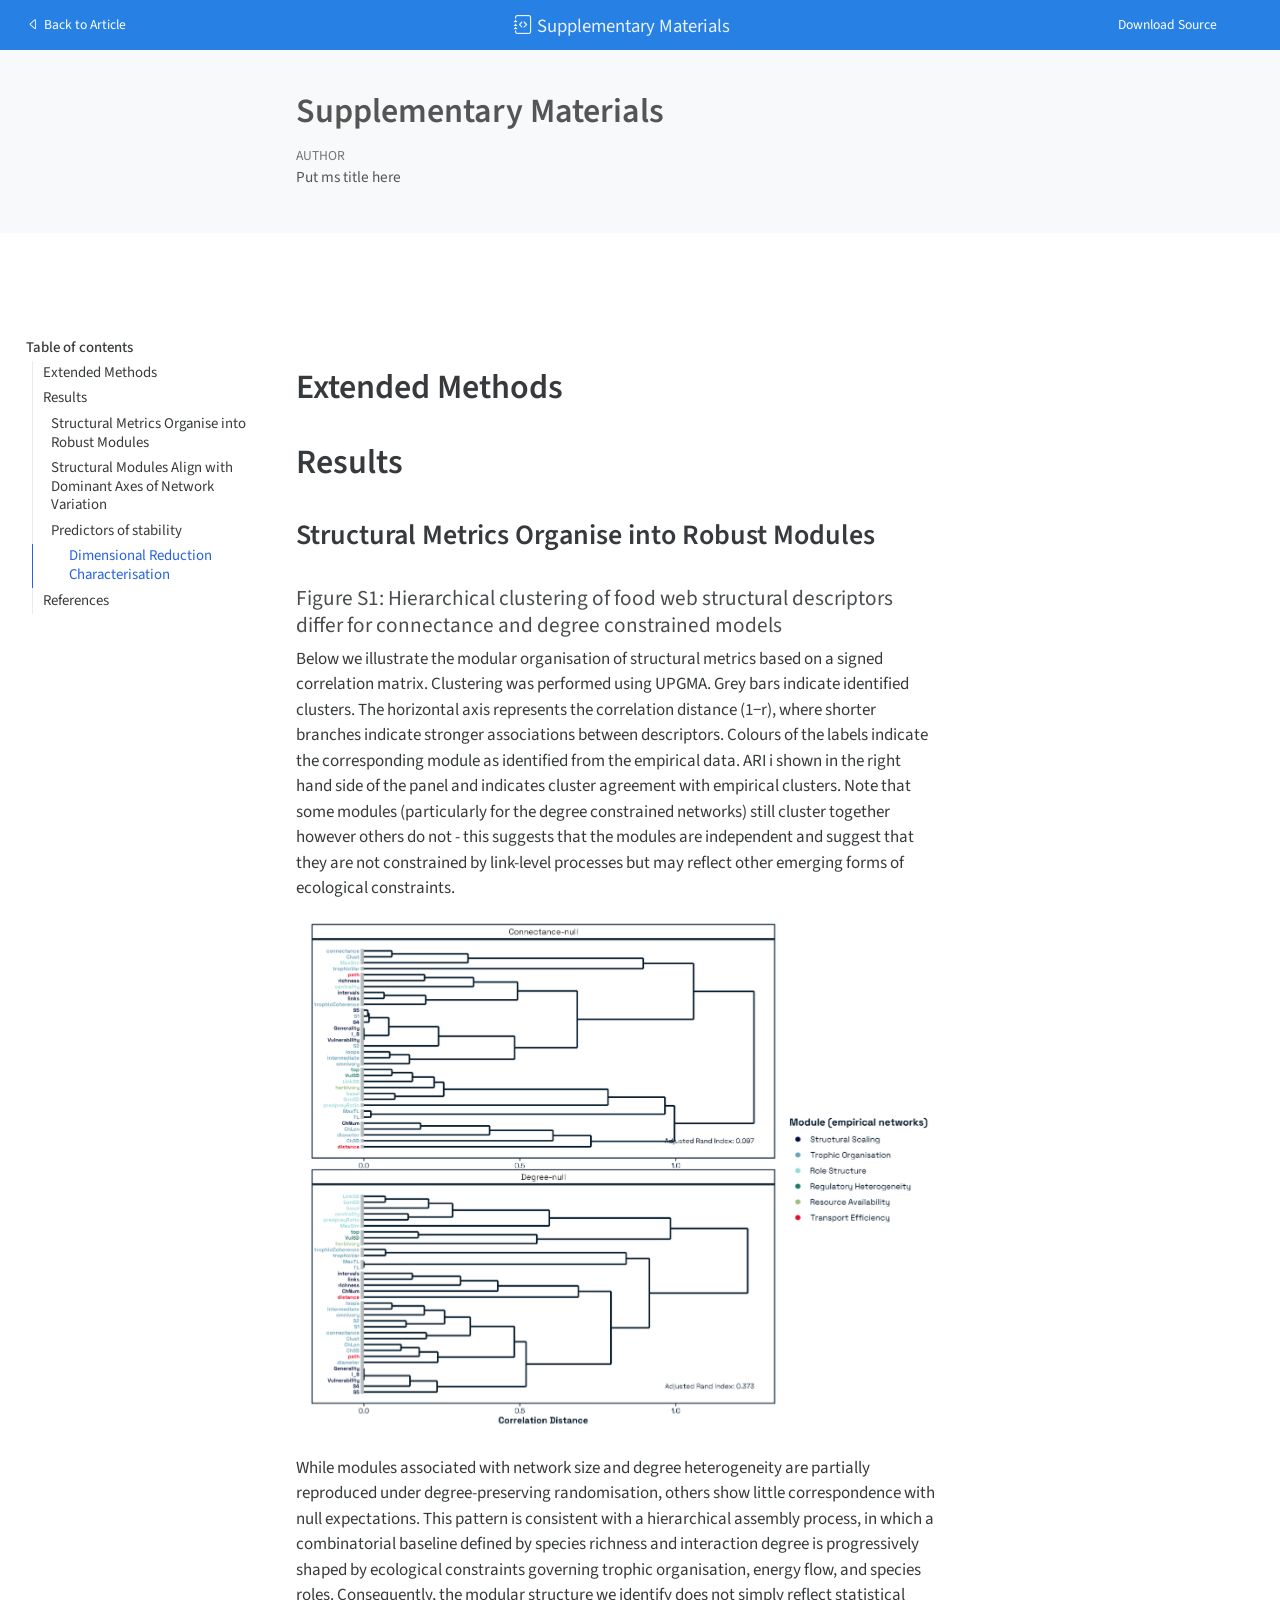
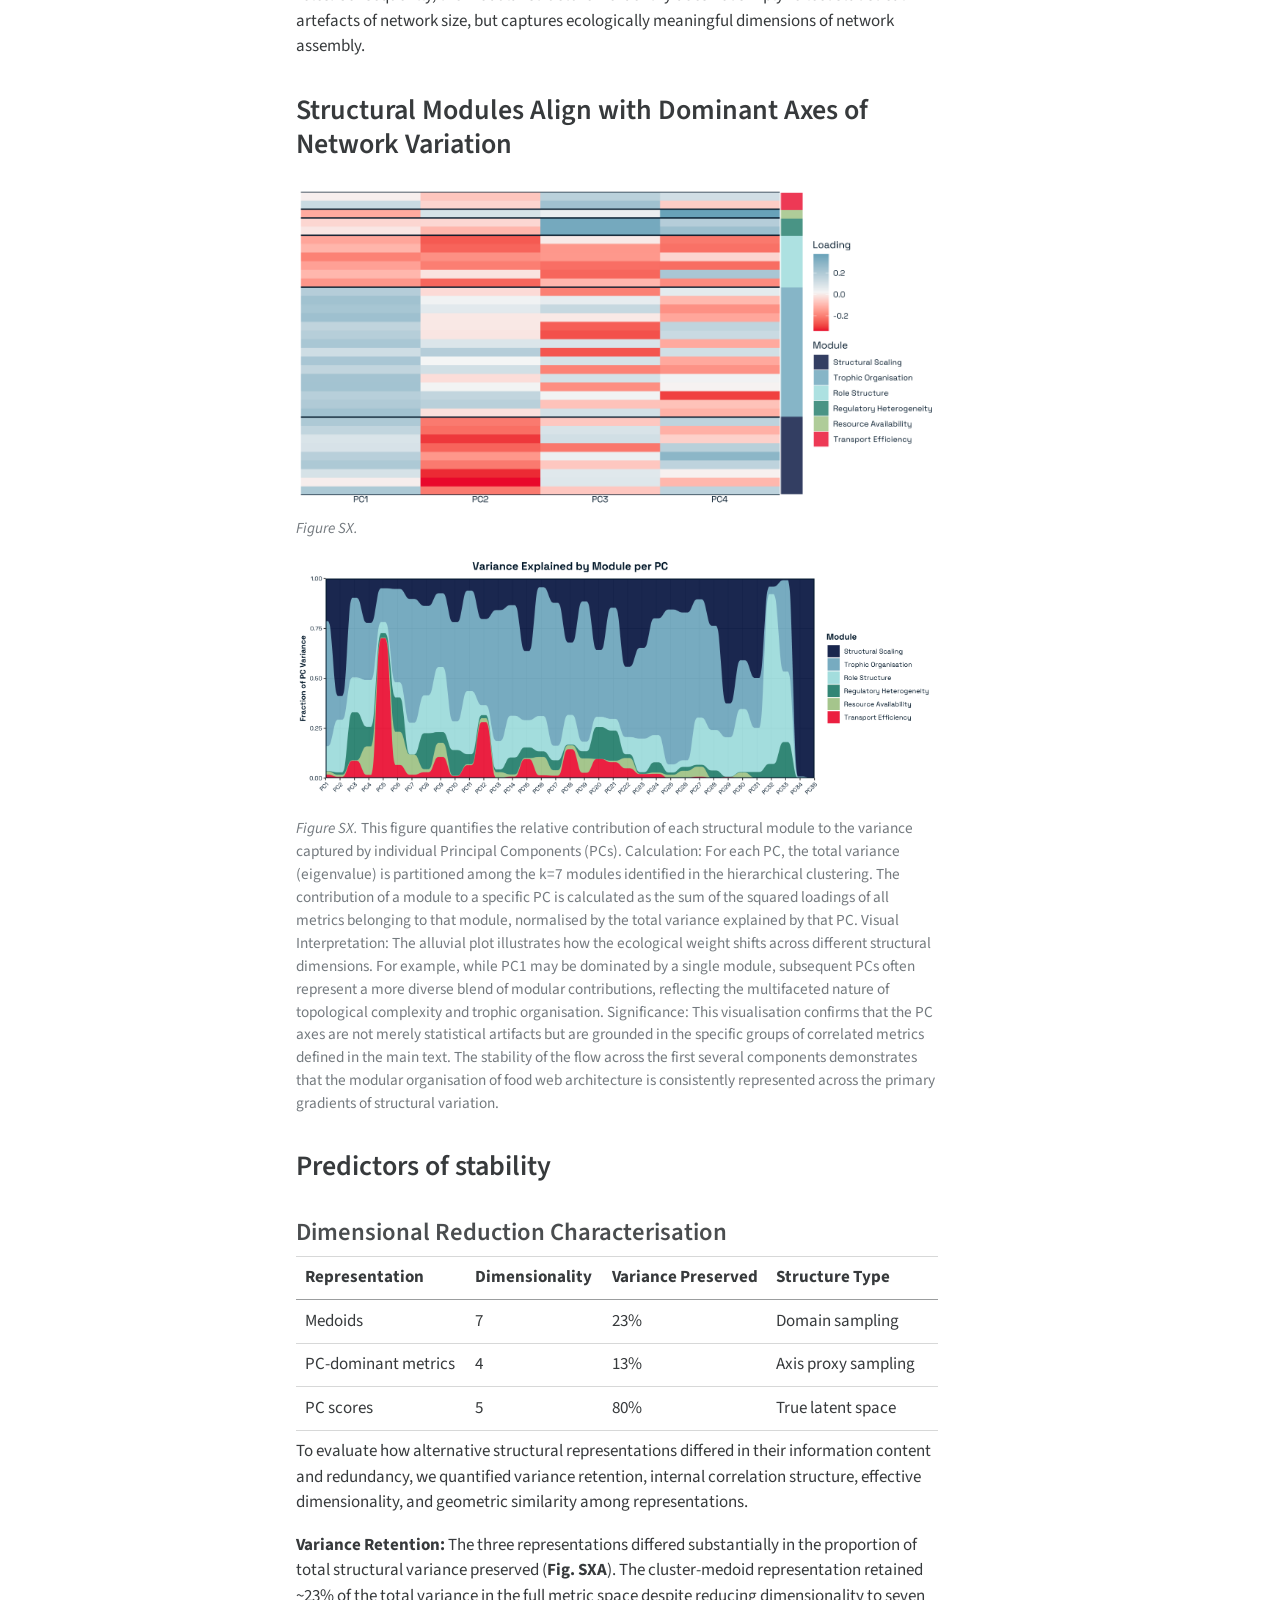
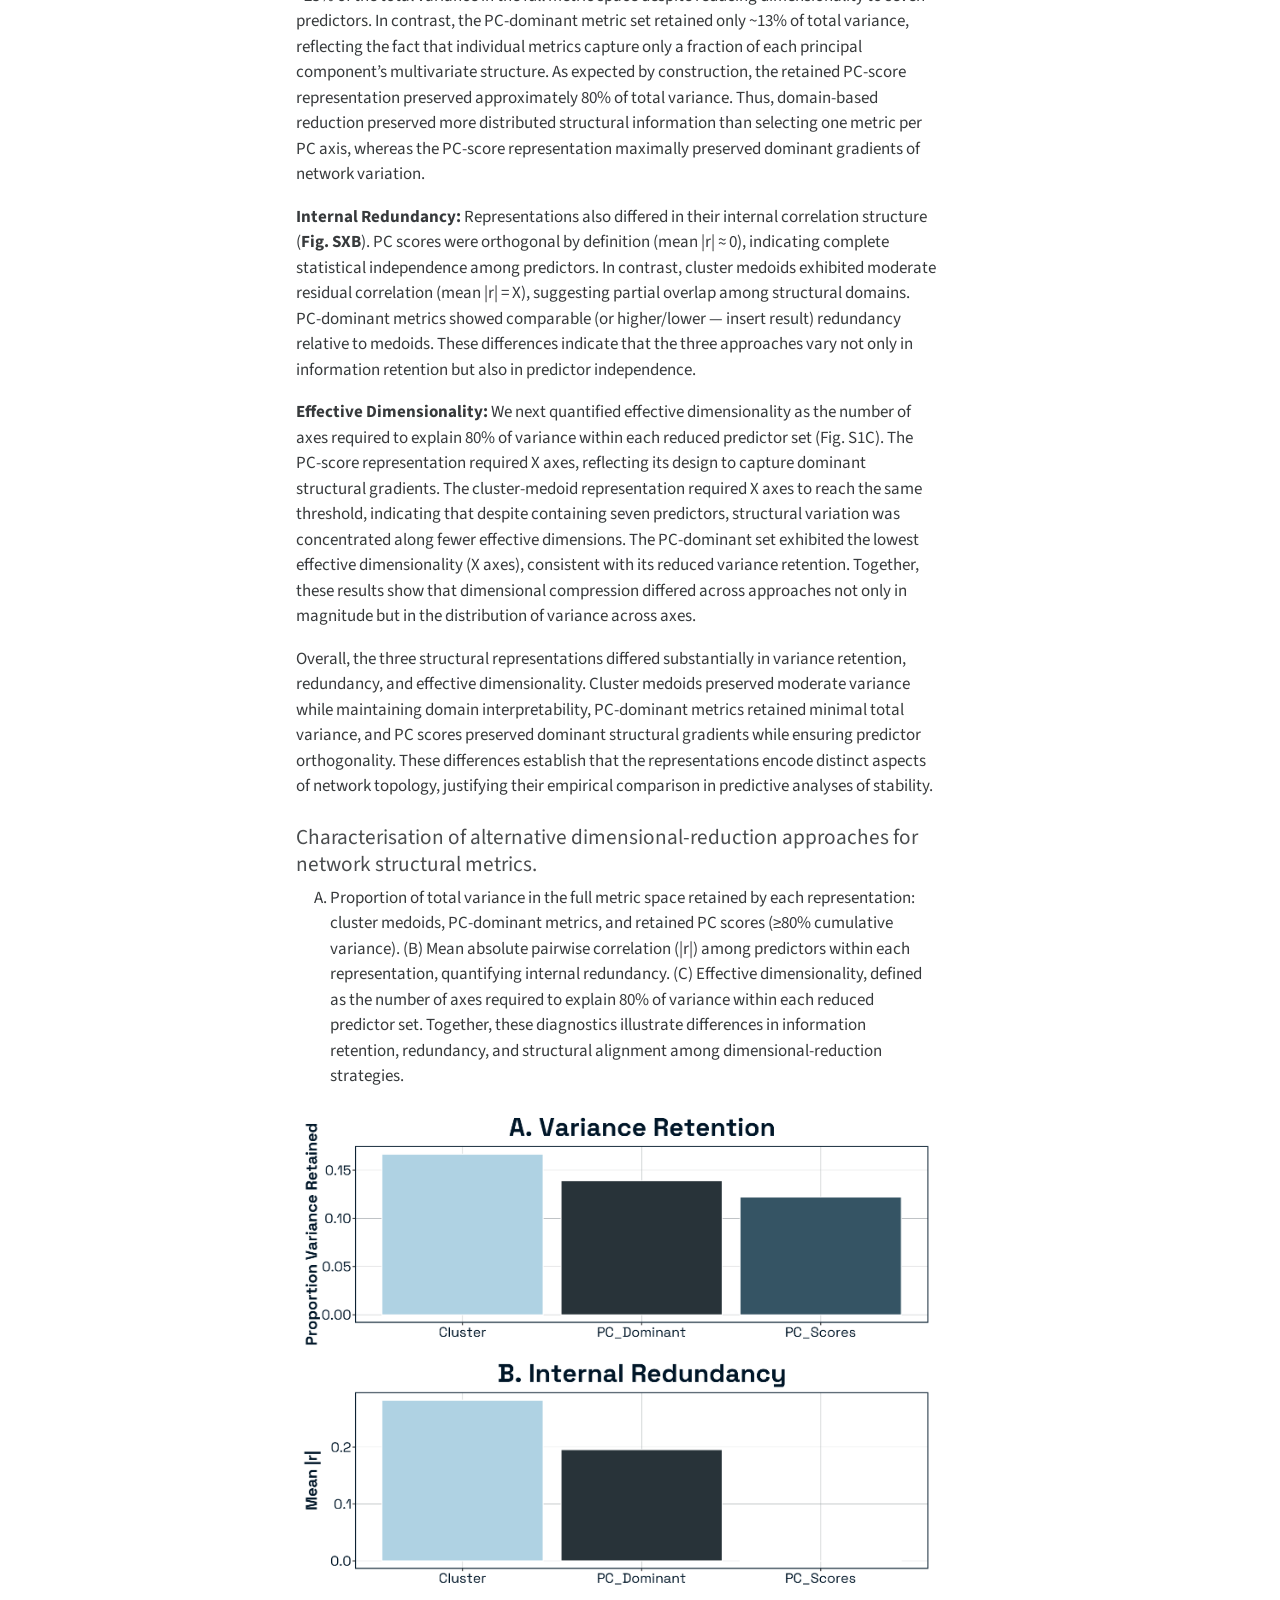
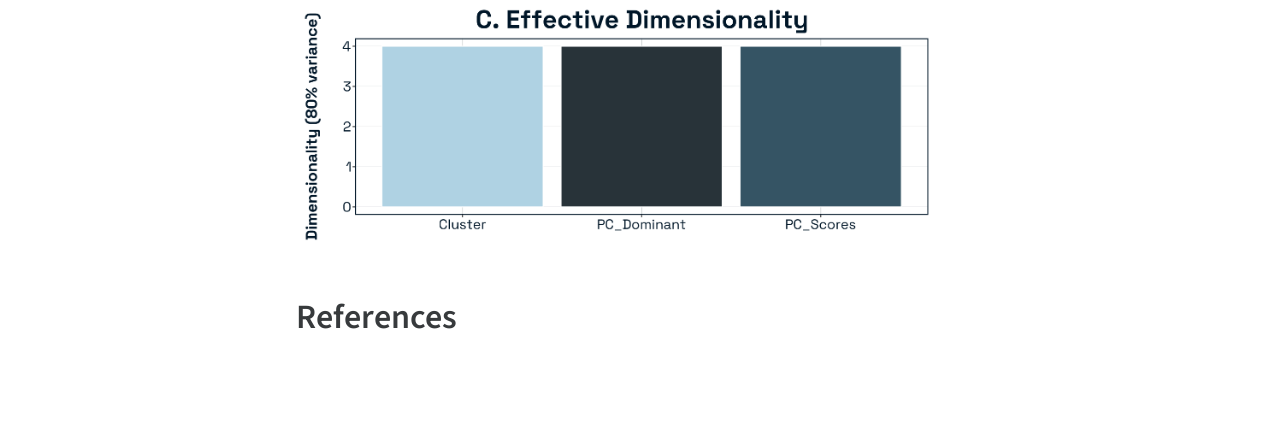
<file: supplementary/supplementary-preview.html>
<!DOCTYPE html>
<html xmlns="http://www.w3.org/1999/xhtml" lang="en" xml:lang="en"><head>
    <meta charset="utf-8">
    <meta name="generator" content="quarto-1.11.6">

    <meta name="viewport" content="width=device-width, initial-scale=1.0, user-scalable=yes">

    <meta name="author" content="Put ms title here">

    <title>Supplementary Materials</title>
    <style>
      /* Default styles provided by pandoc.
      ** See https://pandoc.org/MANUAL.html#variables-for-html for config info.
      */
      span.smallcaps{font-variant: small-caps;}
      div.columns{display: flex; gap: 1.5em;}
      div.column{flex: auto;}
      @media screen {
      div.columns{gap: min(4vw, 1.5em);}
      div.column{overflow-x: auto;}
      }
      div.hanging-indent{margin-left: 1.5em; text-indent: -1.5em;}
      ul.task-list{list-style: none;}
      ul.task-list li input[type="checkbox"] {
        width: 0.8em;
        margin: 0 0.8em 0.2em -1em; /* quarto-specific, see https://github.com/quarto-dev/quarto-cli/issues/4556 */ 
        vertical-align: middle;
      }
      /* CSS for citations */
      div.csl-bib-body { }
      div.csl-entry {
        clear: both;
      }
      .hanging-indent div.csl-entry {
        margin-left:2em;
        text-indent:-2em;
      }
      div.csl-left-margin {
        min-width:2em;
        float:left;
      }
      div.csl-right-inline {
        margin-left:2em;
        padding-left:1em;
      }
      div.csl-indent {
        margin-left: 2em;
      }    </style>

    <style>
      body.hypothesis-enabled #quarto-embed-header {
        padding-right: 36px;
      }

      #quarto-embed-header {
        height: 3em;
        width: 100%;
        display: flex;
        justify-content: space-between;
        align-items: center;
        border-bottom: solid 1px;
      }

      #quarto-embed-header h6 {
        font-size: 1.1em;
        padding-top: 0.6em;
        margin-left: 1em;
        margin-right: 1em;
        font-weight: 400;
      }

      #quarto-embed-header a.quarto-back-link,
      #quarto-embed-header a.quarto-download-embed {
        font-size: 0.8em;
        margin-top: 1em;
        margin-bottom: 1em;
        margin-left: 1em;
        margin-right: 1em;
      }

      .quarto-back-container {
        padding-left: 0.5em;
        display: flex;
      }

      .headroom {
          will-change: transform;
          transition: transform 200ms linear;
      }

      .headroom--pinned {
          transform: translateY(0%);
      }

      .headroom--unpinned {
          transform: translateY(-100%);
      }      
    </style>

    <script>
    window.document.addEventListener("DOMContentLoaded", function () {

      var header = window.document.querySelector("#quarto-embed-header");
      // Inside the site header, the site navigation offsets the content
      // and manages headroom
      const inSiteHeader = header.parentElement.id === "quarto-header";
      if (!inSiteHeader) {
        const titleBannerEl = window.document.querySelector("body > #title-block-header");
        if (titleBannerEl) {
          titleBannerEl.style.paddingTop = header.clientHeight + "px";
        }
        const contentEl = window.document.getElementById('quarto-content');
        for (const child of contentEl.children) {
          child.style.paddingTop = header.clientHeight + "px";
          child.style.marginTop = "1em";
        }
      }

      // Use the article root if the `back` call doesn't work. This isn't perfect
      // but should typically work
      window.quartoBackToArticle = () => {
        var currentUrl = window.location.href;
        window.history.back();
        setTimeout(() => {
            // if location was not changed in 100 ms, then there is no history back
            if(currentUrl === window.location.href){              
                // redirect to site root
                window.location.href = "../index.html";
            }
        }, 100);
      }

      if (!inSiteHeader) {
        const headroom = new window.Headroom(header, {
          tolerance: 5,
          onPin: function () {
          },
          onUnpin: function () {
          },
        });
        headroom.init();
      }
    });
    </script>

    
<script src="../site_libs/manuscript-notebook/headroom.min.js"></script>
<script src="../site_libs/clipboard/clipboard.min.js"></script>
<script src="../site_libs/quarto-html/quarto.js" type="module"></script>
<script src="../site_libs/quarto-html/tabsets/tabsets.js" type="module"></script>
<script src="../site_libs/quarto-html/scrollable-regions/scrollable-regions.js" type="module"></script>
<script src="../site_libs/quarto-html/popper.min.js"></script>
<script src="../site_libs/quarto-html/tippy.umd.min.js"></script>
<script src="../site_libs/quarto-html/anchor.min.js"></script>
<link href="../site_libs/quarto-html/tippy.css" rel="stylesheet">
<link href="../site_libs/quarto-html/quarto-syntax-highlighting-35fc0813589bbfbfa0b8ec974497eeb2.css" rel="stylesheet" id="quarto-text-highlighting-styles">
<script src="../site_libs/bootstrap/bootstrap.min.js"></script>
<link href="../site_libs/bootstrap/bootstrap-icons.css" rel="stylesheet">
<link href="../site_libs/bootstrap/bootstrap-deb10828e67638621ea84613cdc954fe.min.css" rel="stylesheet" append-hash="true" id="quarto-bootstrap" data-mode="light">
<script src="../site_libs/quarto-contrib/glightbox/glightbox.min.js"></script>
<link href="../site_libs/quarto-contrib/glightbox/glightbox.min.css" rel="stylesheet">
<link href="../site_libs/quarto-contrib/glightbox/lightbox.css" rel="stylesheet">
     <script async="" src="https://hypothes.is/embed.js"></script>
<script>
  window.document.addEventListener("DOMContentLoaded", function (_event) {
    document.body.classList.add('hypothesis-enabled');
  });
</script>  
      </head>

  <body class="quarto-notebook quarto-light"><a id="quarto-skip-link" class="visually-hidden-focusable" href="#quarto-document-content">Skip to main content</a>
    <nav id="quarto-embed-header" class="headroom fixed-top bg-primary" aria-labelledby="quarto-embed-title">

      <a href="../index.html" onclick="window.quartoBackToArticle(); return false;" class="btn btn-primary quarto-back-link"><i class="bi bi-caret-left"></i> Back to Article</a>
      <h6 id="quarto-embed-title"><i class="bi bi-journal-code"></i> Supplementary Materials</h6>

            <a href="../supplementary/supplementary.qmd" class="btn btn-primary quarto-download-embed" download="supplementary.qmd">Download Source</a>
          </nav>

     <header id="title-block-header" class="quarto-title-block default toc-left page-columns page-full">
  <div class="quarto-title-banner page-columns page-full">
    <div class="quarto-title column-body">
      <h1 class="title">Supplementary Materials</h1>
          </div>

    
    <div class="quarto-title-meta-container">
      <div class="quarto-title-meta-column-start">
        
        <div class="quarto-title-meta">

                <div>
            <div class="quarto-title-meta-heading">Author</div>
            <div class="quarto-title-meta-contents">
                        <p>Put ms title here </p>
                      </div>
          </div>
                
          
                
              </div>
      </div>
      <div class="quarto-title-meta-column-end quarto-other-formats-target">
      </div>
    </div>



    <div class="quarto-other-links-text-target">
    </div>  </div>
</header><div id="quarto-content" class="page-columns page-rows-contents page-layout-article toc-left">
<div id="quarto-sidebar-toc-left" class="sidebar toc-left">
  <nav id="TOC" role="doc-toc" aria-labelledby="toc-title" class="toc-active">
    <h2 id="toc-title">Table of contents</h2>
   
  <ul>
  <li><a href="#extended-methods" id="toc-extended-methods" class="nav-link active" data-scroll-target="#extended-methods">Extended Methods</a></li>
  <li><a href="#results" id="toc-results" class="nav-link" data-scroll-target="#results">Results</a>
  <ul class="collapse">
  <li><a href="#structural-metrics-organise-into-robust-modules" id="toc-structural-metrics-organise-into-robust-modules" class="nav-link" data-scroll-target="#structural-metrics-organise-into-robust-modules">Structural Metrics Organise into Robust Modules</a></li>
  <li><a href="#structural-modules-align-with-dominant-axes-of-network-variation" id="toc-structural-modules-align-with-dominant-axes-of-network-variation" class="nav-link" data-scroll-target="#structural-modules-align-with-dominant-axes-of-network-variation">Structural Modules Align with Dominant Axes of Network Variation</a></li>
  <li><a href="#predictors-of-stability" id="toc-predictors-of-stability" class="nav-link" data-scroll-target="#predictors-of-stability">Predictors of stability</a>
  <ul class="collapse">
  <li><a href="#dimensional-reduction-characterisation" id="toc-dimensional-reduction-characterisation" class="nav-link" data-scroll-target="#dimensional-reduction-characterisation">Dimensional Reduction Characterisation</a></li>
  </ul></li>
  </ul></li>
  <li><a href="#references" id="toc-references" class="nav-link" data-scroll-target="#references">References</a></li>
  </ul>
</nav>
</div>
<div id="quarto-margin-sidebar" class="sidebar margin-sidebar zindex-bottom">
</div>
<main class="content quarto-banner-title-block" id="quarto-document-content" tabindex="-1">      

       <section id="extended-methods" class="level1">
<h1>Extended Methods</h1>
</section>
<section id="results" class="level1">
<h1>Results</h1>
<section id="structural-metrics-organise-into-robust-modules" class="level2">
<h2 class="anchored" data-anchor-id="structural-metrics-organise-into-robust-modules">Structural Metrics Organise into Robust Modules</h2>
<section id="figure-s1-hierarchical-clustering-of-food-web-structural-descriptors-differ-for-connectance-and-degree-constrained-models" class="level4">
<h4 class="anchored" data-anchor-id="figure-s1-hierarchical-clustering-of-food-web-structural-descriptors-differ-for-connectance-and-degree-constrained-models">Figure S1: Hierarchical clustering of food web structural descriptors differ for connectance and degree constrained models</h4>
<p>Below we illustrate the modular organisation of structural metrics based on a signed correlation matrix. Clustering was performed using UPGMA. Grey bars indicate identified clusters. The horizontal axis represents the correlation distance (1−r), where shorter branches indicate stronger associations between descriptors. Colours of the labels indicate the corresponding module as identified from the empirical data. ARI i shown in the right hand side of the panel and indicates cluster agreement with empirical clusters. Note that some modules (particularly for the degree constrained networks) still cluster together however others do not - this suggests that the modules are independent and suggest that they are not constrained by link-level processes but may reflect other emerging forms of ecological constraints.</p>
<div id="fig-module" class="quarto-float quarto-figure quarto-figure-center anchored">
<figure class="quarto-float quarto-float-fig figure">
<div aria-describedby="fig-module-caption-0ceaefa1-69ba-4598-a22c-09a6ac19f8ca">
<a href="../figures/cluster_dendrogram_nullNetworks.png" class="lightbox" data-gallery="quarto-lightbox-gallery-1"><img src="../figures/cluster_dendrogram_nullNetworks.png" id="fig-module" class="img-fluid figure-img"></a>
</div>
<figcaption class="quarto-float-caption-bottom quarto-float-caption quarto-float-fig" id="fig-module-caption-0ceaefa1-69ba-4598-a22c-09a6ac19f8ca">
</figcaption>
</figure>
</div>
<p>While modules associated with network size and degree heterogeneity are partially reproduced under degree-preserving randomisation, others show little correspondence with null expectations. This pattern is consistent with a hierarchical assembly process, in which a combinatorial baseline defined by species richness and interaction degree is progressively shaped by ecological constraints governing trophic organisation, energy flow, and species roles. Consequently, the modular structure we identify does not simply reflect statistical artefacts of network size, but captures ecologically meaningful dimensions of network assembly.</p>
</section>
</section>
<section id="structural-modules-align-with-dominant-axes-of-network-variation" class="level2">
<h2 class="anchored" data-anchor-id="structural-modules-align-with-dominant-axes-of-network-variation">Structural Modules Align with Dominant Axes of Network Variation</h2>
<div id="fig-pca_heatmap" class="quarto-float quarto-figure quarto-figure-center anchored">
<figure class="quarto-float quarto-float-fig figure">
<div aria-describedby="fig-pca_heatmap-caption-0ceaefa1-69ba-4598-a22c-09a6ac19f8ca">
<a href="../figures/pca_loadings_heatmap.png" class="lightbox" data-gallery="quarto-lightbox-gallery-2" title="Figure SX."><img src="../figures/pca_loadings_heatmap.png" class="img-fluid figure-img"></a>
</div>
<figcaption class="quarto-float-caption-bottom quarto-float-caption quarto-float-fig" id="fig-pca_heatmap-caption-0ceaefa1-69ba-4598-a22c-09a6ac19f8ca">
<em>Figure SX.</em>
</figcaption>
</figure>
</div>
<div id="fig-variance" class="quarto-float quarto-figure quarto-figure-center anchored">
<figure class="quarto-float quarto-float-fig figure">
<div aria-describedby="fig-variance-caption-0ceaefa1-69ba-4598-a22c-09a6ac19f8ca">
<a href="../figures/variance_explained.png" class="lightbox" data-gallery="quarto-lightbox-gallery-3" title="Figure SX. This figure quantifies the relative contribution of each structural module to the variance captured by individual Principal Components (PCs). Calculation: For each PC, the total variance (eigenvalue) is partitioned among the k=7 modules identified in the hierarchical clustering. The contribution of a module to a specific PC is calculated as the sum of the squared loadings of all metrics belonging to that module, normalised by the total variance explained by that PC. Visual Interpretation: The alluvial plot illustrates how the ecological weight shifts across different structural dimensions. For example, while PC1 may be dominated by a single module, subsequent PCs often represent a more diverse blend of modular contributions, reflecting the multifaceted nature of topological complexity and trophic organisation. Significance: This visualisation confirms that the PC axes are not merely statistical artifacts but are grounded in the specific groups of correlated metrics defined in the main text. The stability of the flow across the first several components demonstrates that the modular organisation of food web architecture is consistently represented across the primary gradients of structural variation."><img src="../figures/variance_explained.png" class="img-fluid figure-img"></a>
</div>
<figcaption class="quarto-float-caption-bottom quarto-float-caption quarto-float-fig" id="fig-variance-caption-0ceaefa1-69ba-4598-a22c-09a6ac19f8ca">
<em>Figure SX.</em> This figure quantifies the relative contribution of each structural module to the variance captured by individual Principal Components (PCs). Calculation: For each PC, the total variance (eigenvalue) is partitioned among the k=7 modules identified in the hierarchical clustering. The contribution of a module to a specific PC is calculated as the sum of the squared loadings of all metrics belonging to that module, normalised by the total variance explained by that PC. Visual Interpretation: The alluvial plot illustrates how the ecological weight shifts across different structural dimensions. For example, while PC1 may be dominated by a single module, subsequent PCs often represent a more diverse blend of modular contributions, reflecting the multifaceted nature of topological complexity and trophic organisation. Significance: This visualisation confirms that the PC axes are not merely statistical artifacts but are grounded in the specific groups of correlated metrics defined in the main text. The stability of the flow across the first several components demonstrates that the modular organisation of food web architecture is consistently represented across the primary gradients of structural variation.
</figcaption>
</figure>
</div>
</section>
<section id="predictors-of-stability" class="level2">
<h2 class="anchored" data-anchor-id="predictors-of-stability">Predictors of stability</h2>
<section id="dimensional-reduction-characterisation" class="level3">
<h3 class="anchored" data-anchor-id="dimensional-reduction-characterisation">Dimensional Reduction Characterisation</h3>
<table class="caption-top table">
<colgroup>
<col style="width: 26%">
<col style="width: 20%">
<col style="width: 25%">
<col style="width: 26%">
</colgroup>
<thead>
<tr class="header">
<th>Representation</th>
<th>Dimensionality</th>
<th>Variance Preserved</th>
<th>Structure Type</th>
</tr>
</thead>
<tbody>
<tr class="odd">
<td>Medoids</td>
<td>7</td>
<td>23%</td>
<td>Domain sampling</td>
</tr>
<tr class="even">
<td>PC-dominant metrics</td>
<td>4</td>
<td>13%</td>
<td>Axis proxy sampling</td>
</tr>
<tr class="odd">
<td>PC scores</td>
<td>5</td>
<td>80%</td>
<td>True latent space</td>
</tr>
</tbody>
</table>
<p>To evaluate how alternative structural representations differed in their information content and redundancy, we quantified variance retention, internal correlation structure, effective dimensionality, and geometric similarity among representations.</p>
<p><strong>Variance Retention:</strong> The three representations differed substantially in the proportion of total structural variance preserved (<strong>Fig. SXA</strong>). The cluster-medoid representation retained ~23% of the total variance in the full metric space despite reducing dimensionality to seven predictors. In contrast, the PC-dominant metric set retained only ~13% of total variance, reflecting the fact that individual metrics capture only a fraction of each principal component’s multivariate structure. As expected by construction, the retained PC-score representation preserved approximately 80% of total variance. Thus, domain-based reduction preserved more distributed structural information than selecting one metric per PC axis, whereas the PC-score representation maximally preserved dominant gradients of network variation.</p>
<p><strong>Internal Redundancy:</strong> Representations also differed in their internal correlation structure (<strong>Fig. SXB</strong>). PC scores were orthogonal by definition (mean |r| ≈ 0), indicating complete statistical independence among predictors. In contrast, cluster medoids exhibited moderate residual correlation (mean |r| = X), suggesting partial overlap among structural domains. PC-dominant metrics showed comparable (or higher/lower — insert result) redundancy relative to medoids. These differences indicate that the three approaches vary not only in information retention but also in predictor independence.</p>
<p><strong>Effective Dimensionality:</strong> We next quantified effective dimensionality as the number of axes required to explain 80% of variance within each reduced predictor set (Fig. S1C). The PC-score representation required X axes, reflecting its design to capture dominant structural gradients. The cluster-medoid representation required X axes to reach the same threshold, indicating that despite containing seven predictors, structural variation was concentrated along fewer effective dimensions. The PC-dominant set exhibited the lowest effective dimensionality (X axes), consistent with its reduced variance retention. Together, these results show that dimensional compression differed across approaches not only in magnitude but in the distribution of variance across axes.</p>
<p>Overall, the three structural representations differed substantially in variance retention, redundancy, and effective dimensionality. Cluster medoids preserved moderate variance while maintaining domain interpretability, PC-dominant metrics retained minimal total variance, and PC scores preserved dominant structural gradients while ensuring predictor orthogonality. These differences establish that the representations encode distinct aspects of network topology, justifying their empirical comparison in predictive analyses of stability.</p>
<section id="characterisation-of-alternative-dimensional-reduction-approaches-for-network-structural-metrics." class="level4">
<h4 class="anchored" data-anchor-id="characterisation-of-alternative-dimensional-reduction-approaches-for-network-structural-metrics.">Characterisation of alternative dimensional-reduction approaches for network structural metrics.</h4>
<ol type="A">
<li>Proportion of total variance in the full metric space retained by each representation: cluster medoids, PC-dominant metrics, and retained PC scores (≥80% cumulative variance). (B) Mean absolute pairwise correlation (|r|) among predictors within each representation, quantifying internal redundancy. (C) Effective dimensionality, defined as the number of axes required to explain 80% of variance within each reduced predictor set. Together, these diagnostics illustrate differences in information retention, redundancy, and structural alignment among dimensional-reduction strategies.</li>
</ol>
<div id="fig-dim_red" class="quarto-float quarto-figure quarto-figure-center anchored">
<figure class="quarto-float quarto-float-fig figure">
<div aria-describedby="fig-dim_red-caption-0ceaefa1-69ba-4598-a22c-09a6ac19f8ca">
<a href="../figures/fig_dimensional_reduction.png" class="lightbox" data-gallery="quarto-lightbox-gallery-4"><img src="../figures/fig_dimensional_reduction.png" id="fig-dim_red" class="img-fluid figure-img"></a>
</div>
<figcaption class="quarto-float-caption-bottom quarto-float-caption quarto-float-fig" id="fig-dim_red-caption-0ceaefa1-69ba-4598-a22c-09a6ac19f8ca">
</figcaption>
</figure>
</div>
</section>
</section>
</section>
</section>
<section id="references" class="level1 unnumbered">
<h1 class="unnumbered">References</h1>
<div id="refs" role="list">

</div>
</section>
     </main>
<!-- /main column -->  <script id="quarto-html-after-body" type="application/javascript">
  window.document.addEventListener("DOMContentLoaded", function (event) {
    const icon = "";
    const anchorJS = new window.AnchorJS();
    anchorJS.options = {
      placement: 'right',
      icon: icon
    };
    anchorJS.add('.anchored');
    const isCodeAnnotation = (el) => {
      for (const clz of el.classList) {
        if (clz.startsWith('code-annotation-')) {                     
          return true;
        }
      }
      return false;
    }
    const onCopySuccess = function(e) {
      // button target
      const button = e.trigger;
      // don't keep focus
      button.blur();
      // flash "checked"
      button.classList.add('code-copy-button-checked');
      var currentTitle = button.getAttribute("title");
      button.setAttribute("title", "Copied!");
      let tooltip;
      if (window.bootstrap) {
        button.setAttribute("data-bs-toggle", "tooltip");
        button.setAttribute("data-bs-placement", "left");
        button.setAttribute("data-bs-title", "Copied!");
        tooltip = new bootstrap.Tooltip(button, 
          { trigger: "manual", 
            customClass: "code-copy-button-tooltip",
            offset: [0, -8]});
        tooltip.show();    
      }
      setTimeout(function() {
        if (tooltip) {
          tooltip.hide();
          button.removeAttribute("data-bs-title");
          button.removeAttribute("data-bs-toggle");
          button.removeAttribute("data-bs-placement");
        }
        button.setAttribute("title", currentTitle);
        button.classList.remove('code-copy-button-checked');
      }, 1000);
      // clear code selection
      e.clearSelection();
    }
    const getTextToCopy = function(trigger) {
      const outerScaffold = trigger.parentElement.cloneNode(true);
      const codeEl = outerScaffold.querySelector('code');
      for (const childEl of codeEl.children) {
        if (isCodeAnnotation(childEl)) {
          childEl.remove();
        }
      }
      return codeEl.innerText;
    }
    const clipboard = new window.ClipboardJS('.code-copy-button:not([data-in-quarto-modal])', {
      text: getTextToCopy
    });
    clipboard.on('success', onCopySuccess);
    if (window.document.getElementById('quarto-embedded-source-code-modal')) {
      const clipboardModal = new window.ClipboardJS('.code-copy-button[data-in-quarto-modal]', {
        text: getTextToCopy,
        container: window.document.getElementById('quarto-embedded-source-code-modal')
      });
      clipboardModal.on('success', onCopySuccess);
    }
      var localhostRegex = new RegExp(/^(?:http|https):\/\/localhost\:?[0-9]*\//);
      var mailtoRegex = new RegExp(/^mailto:/);
        var filterRegex = new RegExp('/' + window.location.host + '/');
      var isInternal = (href) => {
          return filterRegex.test(href) || localhostRegex.test(href) || mailtoRegex.test(href);
      }
      // Inspect non-navigation links and adorn them if external
     var links = window.document.querySelectorAll('a[href]:not(.nav-link):not(.navbar-brand):not(.toc-action):not(.sidebar-link):not(.sidebar-item-toggle):not(.pagination-link):not(.no-external):not([aria-hidden]):not(.dropdown-item):not(.quarto-navigation-tool):not(.about-link)');
      for (var i=0; i<links.length; i++) {
        const link = links[i];
        if (!isInternal(link.href)) {
          // undo the damage that might have been done by quarto-nav.js in the case of
          // links that we want to consider external
          if (link.dataset.originalHref !== undefined) {
            link.href = link.dataset.originalHref;
          }
        }
      }
    function tippyHover(el, contentFn, onTriggerFn, onUntriggerFn) {
      const config = {
        allowHTML: true,
        maxWidth: 500,
        delay: 100,
        arrow: false,
        appendTo: function(el) {
            return el.parentElement;
        },
        interactive: true,
        interactiveBorder: 10,
        theme: 'quarto',
        placement: 'bottom-start',
      };
      if (contentFn) {
        config.content = contentFn;
      }
      if (onTriggerFn) {
        config.onTrigger = onTriggerFn;
      }
      if (onUntriggerFn) {
        config.onUntrigger = onUntriggerFn;
      }
      window.tippy(el, config); 
    }
    const noterefs = window.document.querySelectorAll('a[role="doc-noteref"]');
    for (var i=0; i<noterefs.length; i++) {
      const ref = noterefs[i];
      tippyHover(ref, function() {
        // use id or data attribute instead here
        let href = ref.getAttribute('data-footnote-href') || ref.getAttribute('href');
        try { href = new URL(href).hash; } catch {}
        const id = href.replace(/^#\/?/, "");
        const note = window.document.getElementById(id);
        if (note) {
          return note.innerHTML;
        } else {
          return "";
        }
      });
    }
    const xrefs = window.document.querySelectorAll('a.quarto-xref');
    const processXRef = (id, note) => {
      // Strip column container classes
      const stripColumnClz = (el) => {
        el.classList.remove("page-full", "page-columns");
        if (el.children) {
          for (const child of el.children) {
            stripColumnClz(child);
          }
        }
      }
      stripColumnClz(note)
      if (id === null || id.startsWith('sec-')) {
        // Special case sections, only their first couple elements
        const container = document.createElement("div");
        if (note.children && note.children.length > 2) {
          container.appendChild(note.children[0].cloneNode(true));
          for (let i = 1; i < note.children.length; i++) {
            const child = note.children[i];
            if (child.tagName === "P" && child.innerText === "") {
              continue;
            } else {
              container.appendChild(child.cloneNode(true));
              break;
            }
          }
          if (window.Quarto?.typesetMath) {
            window.Quarto.typesetMath(container);
          }
          return container.innerHTML
        } else {
          if (window.Quarto?.typesetMath) {
            window.Quarto.typesetMath(note);
          }
          return note.innerHTML;
        }
      } else {
        // Remove any anchor links if they are present
        const anchorLink = note.querySelector('a.anchorjs-link');
        if (anchorLink) {
          anchorLink.remove();
        }
        if (window.Quarto?.typesetMath) {
          window.Quarto.typesetMath(note);
        }
        if (note.classList.contains("callout")) {
          return note.outerHTML;
        } else {
          return note.innerHTML;
        }
      }
    }
    for (var i=0; i<xrefs.length; i++) {
      const xref = xrefs[i];
      tippyHover(xref, undefined, function(instance) {
        instance.disable();
        let url = xref.getAttribute('href');
        let hash = undefined; 
        if (url.startsWith('#')) {
          hash = url;
        } else {
          try { hash = new URL(url).hash; } catch {}
        }
        if (hash) {
          const id = hash.replace(/^#\/?/, "");
          const note = window.document.getElementById(id);
          if (note !== null) {
            try {
              const html = processXRef(id, note.cloneNode(true));
              instance.setContent(html);
            } finally {
              instance.enable();
              instance.show();
            }
          } else {
            // See if we can fetch this
            fetch(url.split('#')[0])
            .then(res => res.text())
            .then(html => {
              const parser = new DOMParser();
              const htmlDoc = parser.parseFromString(html, "text/html");
              const note = htmlDoc.getElementById(id);
              if (note !== null) {
                const html = processXRef(id, note);
                instance.setContent(html);
              } 
            }).finally(() => {
              instance.enable();
              instance.show();
            });
          }
        } else {
          // See if we can fetch a full url (with no hash to target)
          // This is a special case and we should probably do some content thinning / targeting
          fetch(url)
          .then(res => res.text())
          .then(html => {
            const parser = new DOMParser();
            const htmlDoc = parser.parseFromString(html, "text/html");
            const note = htmlDoc.querySelector('main.content');
            if (note !== null) {
              // This should only happen for chapter cross references
              // (since there is no id in the URL)
              // remove the first header
              if (note.children.length > 0 && note.children[0].tagName === "HEADER") {
                note.children[0].remove();
              }
              const html = processXRef(null, note);
              instance.setContent(html);
            } 
          }).finally(() => {
            instance.enable();
            instance.show();
          });
        }
      }, function(instance) {
      });
    }
        let selectedAnnoteEl;
        const selectorForAnnotation = ( cell, annotation) => {
          let cellAttr = 'data-code-cell="' + cell + '"';
          let lineAttr = 'data-code-annotation="' +  annotation + '"';
          const selector = 'span[' + cellAttr + '][' + lineAttr + ']';
          return selector;
        }
        const selectCodeLines = (annoteEl) => {
          const doc = window.document;
          const targetCell = annoteEl.getAttribute("data-target-cell");
          const targetAnnotation = annoteEl.getAttribute("data-target-annotation");
          const annoteSpan = window.document.querySelector(selectorForAnnotation(targetCell, targetAnnotation));
          const lines = annoteSpan.getAttribute("data-code-lines").split(",");
          const lineIds = lines.map((line) => {
            return targetCell + "-" + line;
          })
          let top = null;
          let height = null;
          let parent = null;
          if (lineIds.length > 0) {
              //compute the position of the single el (top and bottom and make a div)
              const el = window.document.getElementById(lineIds[0]);
              top = el.offsetTop;
              height = el.offsetHeight;
              parent = el.parentElement.parentElement;
            if (lineIds.length > 1) {
              const lastEl = window.document.getElementById(lineIds[lineIds.length - 1]);
              const bottom = lastEl.offsetTop + lastEl.offsetHeight;
              height = bottom - top;
            }
            if (top !== null && height !== null && parent !== null) {
              // cook up a div (if necessary) and position it 
              let div = window.document.getElementById("code-annotation-line-highlight");
              if (div === null) {
                div = window.document.createElement("div");
                div.setAttribute("id", "code-annotation-line-highlight");
                div.style.position = 'absolute';
                parent.appendChild(div);
              }
              div.style.top = top - 2 + "px";
              div.style.height = height + 4 + "px";
              div.style.left = 0;
              let gutterDiv = window.document.getElementById("code-annotation-line-highlight-gutter");
              if (gutterDiv === null) {
                gutterDiv = window.document.createElement("div");
                gutterDiv.setAttribute("id", "code-annotation-line-highlight-gutter");
                gutterDiv.style.position = 'absolute';
                const codeCell = window.document.getElementById(targetCell);
                const gutter = codeCell.querySelector('.code-annotation-gutter');
                gutter.appendChild(gutterDiv);
              }
              gutterDiv.style.top = top - 2 + "px";
              gutterDiv.style.height = height + 4 + "px";
            }
            selectedAnnoteEl = annoteEl;
          }
        };
        const unselectCodeLines = () => {
          const elementsIds = ["code-annotation-line-highlight", "code-annotation-line-highlight-gutter"];
          elementsIds.forEach((elId) => {
            const div = window.document.getElementById(elId);
            if (div) {
              div.remove();
            }
          });
          selectedAnnoteEl = undefined;
        };
          // Handle positioning of the toggle
      window.addEventListener(
        "resize",
        throttle(() => {
          elRect = undefined;
          if (selectedAnnoteEl) {
            selectCodeLines(selectedAnnoteEl);
          }
        }, 10)
      );
      function throttle(fn, ms) {
      let throttle = false;
      let timer;
        return (...args) => {
          if(!throttle) { // first call gets through
              fn.apply(this, args);
              throttle = true;
          } else { // all the others get throttled
              if(timer) clearTimeout(timer); // cancel #2
              timer = setTimeout(() => {
                fn.apply(this, args);
                timer = throttle = false;
              }, ms);
          }
        };
      }
        // Attach click handler to the DT
        const annoteDls = window.document.querySelectorAll('dt[data-target-cell]');
        for (const annoteDlNode of annoteDls) {
          annoteDlNode.addEventListener('click', (event) => {
            const clickedEl = event.target;
            if (clickedEl !== selectedAnnoteEl) {
              unselectCodeLines();
              const activeEl = window.document.querySelector('dt[data-target-cell].code-annotation-active');
              if (activeEl) {
                activeEl.classList.remove('code-annotation-active');
              }
              selectCodeLines(clickedEl);
              clickedEl.classList.add('code-annotation-active');
            } else {
              // Unselect the line
              unselectCodeLines();
              clickedEl.classList.remove('code-annotation-active');
            }
          });
        }
    const findCites = (el) => {
      const parentEl = el.parentElement;
      if (parentEl) {
        const cites = parentEl.dataset.cites;
        if (cites) {
          return {
            el,
            cites: cites.split(' ')
          };
        } else {
          return findCites(el.parentElement)
        }
      } else {
        return undefined;
      }
    };
    var bibliorefs = window.document.querySelectorAll('a[role="doc-biblioref"]');
    for (var i=0; i<bibliorefs.length; i++) {
      const ref = bibliorefs[i];
      const citeInfo = findCites(ref);
      if (citeInfo) {
        tippyHover(citeInfo.el, function() {
          var popup = window.document.createElement('div');
          citeInfo.cites.forEach(function(cite) {
            var citeDiv = window.document.createElement('div');
            citeDiv.classList.add('hanging-indent');
            citeDiv.classList.add('csl-entry');
            var biblioDiv = window.document.getElementById('ref-' + cite);
            if (biblioDiv) {
              citeDiv.innerHTML = biblioDiv.innerHTML;
            }
            popup.appendChild(citeDiv);
          });
          return popup.innerHTML;
        });
      }
    }
  });
  </script>
  <script type="application/javascript">
  window.quartoScrollableRegionsLabels = {"code":"Scrollable code","output":"Scrollable output"};
  </script>  </div> <!-- /content -->  <script>var lightboxQuarto = GLightbox({"closeEffect":"zoom","descPosition":"bottom","loop":false,"openEffect":"zoom","selector":".lightbox"});
(function() {
  let previousOnload = window.onload;
  window.onload = () => {
    if (previousOnload) {
      previousOnload();
    }
    lightboxQuarto.on('slide_before_load', (data) => {
      const { slideIndex, slideNode, slideConfig, player, trigger } = data;
      const href = trigger.getAttribute('href');
      if (href !== null) {
        const imgEl = window.document.querySelector(`a[href="${href}"] img`);
        if (imgEl !== null) {
          const srcAttr = imgEl.getAttribute("src");
          if (srcAttr && srcAttr.startsWith("data:")) {
            slideConfig.href = srcAttr;
          }
        }
      } 
    });
  
    lightboxQuarto.on('slide_after_load', (data) => {
      const { slideIndex, slideNode, slideConfig, player, trigger } = data;
      if (window.Quarto?.typesetMath) {
        window.Quarto.typesetMath(slideNode);
      }
    });
  
  };
  
})();
          </script> 
  
</body></html>
</file>
<file: site_libs/quarto-html/tippy.css>
.tippy-box[data-animation=fade][data-state=hidden]{opacity:0}[data-tippy-root]{max-width:calc(100vw - 10px)}.tippy-box{position:relative;background-color:#333;color:#fff;border-radius:4px;font-size:14px;line-height:1.4;white-space:normal;outline:0;transition-property:transform,visibility,opacity}.tippy-box[data-placement^=top]>.tippy-arrow{bottom:0}.tippy-box[data-placement^=top]>.tippy-arrow:before{bottom:-7px;left:0;border-width:8px 8px 0;border-top-color:initial;transform-origin:center top}.tippy-box[data-placement^=bottom]>.tippy-arrow{top:0}.tippy-box[data-placement^=bottom]>.tippy-arrow:before{top:-7px;left:0;border-width:0 8px 8px;border-bottom-color:initial;transform-origin:center bottom}.tippy-box[data-placement^=left]>.tippy-arrow{right:0}.tippy-box[data-placement^=left]>.tippy-arrow:before{border-width:8px 0 8px 8px;border-left-color:initial;right:-7px;transform-origin:center left}.tippy-box[data-placement^=right]>.tippy-arrow{left:0}.tippy-box[data-placement^=right]>.tippy-arrow:before{left:-7px;border-width:8px 8px 8px 0;border-right-color:initial;transform-origin:center right}.tippy-box[data-inertia][data-state=visible]{transition-timing-function:cubic-bezier(.54,1.5,.38,1.11)}.tippy-arrow{width:16px;height:16px;color:#333}.tippy-arrow:before{content:"";position:absolute;border-color:transparent;border-style:solid}.tippy-content{position:relative;padding:5px 9px;z-index:1}
</file>
<file: site_libs/quarto-html/quarto-syntax-highlighting-35fc0813589bbfbfa0b8ec974497eeb2.css>
/* quarto syntax highlight colors */
:root {
  --quarto-hl-ot-color: #003B4F;
  --quarto-hl-at-color: #657422;
  --quarto-hl-ss-color: #20794D;
  --quarto-hl-an-color: #5E5E5E;
  --quarto-hl-fu-color: #4758AB;
  --quarto-hl-st-color: #20794D;
  --quarto-hl-cf-color: #003B4F;
  --quarto-hl-op-color: #5E5E5E;
  --quarto-hl-er-color: #AD0000;
  --quarto-hl-bn-color: #AD0000;
  --quarto-hl-al-color: #AD0000;
  --quarto-hl-va-color: #111111;
  --quarto-hl-bu-color: inherit;
  --quarto-hl-ex-color: inherit;
  --quarto-hl-pp-color: #AD0000;
  --quarto-hl-in-color: #5E5E5E;
  --quarto-hl-vs-color: #20794D;
  --quarto-hl-wa-color: #5E5E5E;
  --quarto-hl-do-color: #5E5E5E;
  --quarto-hl-im-color: #00769E;
  --quarto-hl-ch-color: #20794D;
  --quarto-hl-dt-color: #AD0000;
  --quarto-hl-fl-color: #AD0000;
  --quarto-hl-co-color: #5E5E5E;
  --quarto-hl-cv-color: #5E5E5E;
  --quarto-hl-cn-color: #8f5902;
  --quarto-hl-sc-color: #5E5E5E;
  --quarto-hl-dv-color: #AD0000;
  --quarto-hl-kw-color: #003B4F;
}

/* other quarto variables */
:root {
  --quarto-font-monospace: SFMono-Regular, Menlo, Monaco, Consolas, "Liberation Mono", "Courier New", monospace;
}

/* syntax highlight based on Pandoc's rules */
pre > code.sourceCode > span {
  color: #003B4F;
}

code.sourceCode > span {
  color: #003B4F;
}

div.sourceCode,
div.sourceCode pre.sourceCode {
  color: #003B4F;
}

/* Normal */
code span {
  color: #003B4F;
}

/* Alert */
code span.al {
  color: #AD0000;
  font-style: inherit;
}

/* Annotation */
code span.an {
  color: #5E5E5E;
  font-style: inherit;
}

/* Attribute */
code span.at {
  color: #657422;
  font-style: inherit;
}

/* BaseN */
code span.bn {
  color: #AD0000;
  font-style: inherit;
}

/* BuiltIn */
code span.bu {
  font-style: inherit;
}

/* ControlFlow */
code span.cf {
  color: #003B4F;
  font-weight: bold;
  font-style: inherit;
}

/* Char */
code span.ch {
  color: #20794D;
  font-style: inherit;
}

/* Constant */
code span.cn {
  color: #8f5902;
  font-style: inherit;
}

/* Comment */
code span.co {
  color: #5E5E5E;
  font-style: inherit;
}

/* CommentVar */
code span.cv {
  color: #5E5E5E;
  font-style: italic;
}

/* Documentation */
code span.do {
  color: #5E5E5E;
  font-style: italic;
}

/* DataType */
code span.dt {
  color: #AD0000;
  font-style: inherit;
}

/* DecVal */
code span.dv {
  color: #AD0000;
  font-style: inherit;
}

/* Error */
code span.er {
  color: #AD0000;
  font-style: inherit;
}

/* Extension */
code span.ex {
  font-style: inherit;
}

/* Float */
code span.fl {
  color: #AD0000;
  font-style: inherit;
}

/* Function */
code span.fu {
  color: #4758AB;
  font-style: inherit;
}

/* Import */
code span.im {
  color: #00769E;
  font-style: inherit;
}

/* Information */
code span.in {
  color: #5E5E5E;
  font-style: inherit;
}

/* Keyword */
code span.kw {
  color: #003B4F;
  font-weight: bold;
  font-style: inherit;
}

/* Operator */
code span.op {
  color: #5E5E5E;
  font-style: inherit;
}

/* Other */
code span.ot {
  color: #003B4F;
  font-style: inherit;
}

/* Preprocessor */
code span.pp {
  color: #AD0000;
  font-style: inherit;
}

/* SpecialChar */
code span.sc {
  color: #5E5E5E;
  font-style: inherit;
}

/* SpecialString */
code span.ss {
  color: #20794D;
  font-style: inherit;
}

/* String */
code span.st {
  color: #20794D;
  font-style: inherit;
}

/* Variable */
code span.va {
  color: #111111;
  font-style: inherit;
}

/* VerbatimString */
code span.vs {
  color: #20794D;
  font-style: inherit;
}

/* Warning */
code span.wa {
  color: #5E5E5E;
  font-style: italic;
}

.prevent-inlining {
  content: "</";
}

/*# sourceMappingURL=355e02634f345a2710b19a5501216aa1.css.map */
</file>
